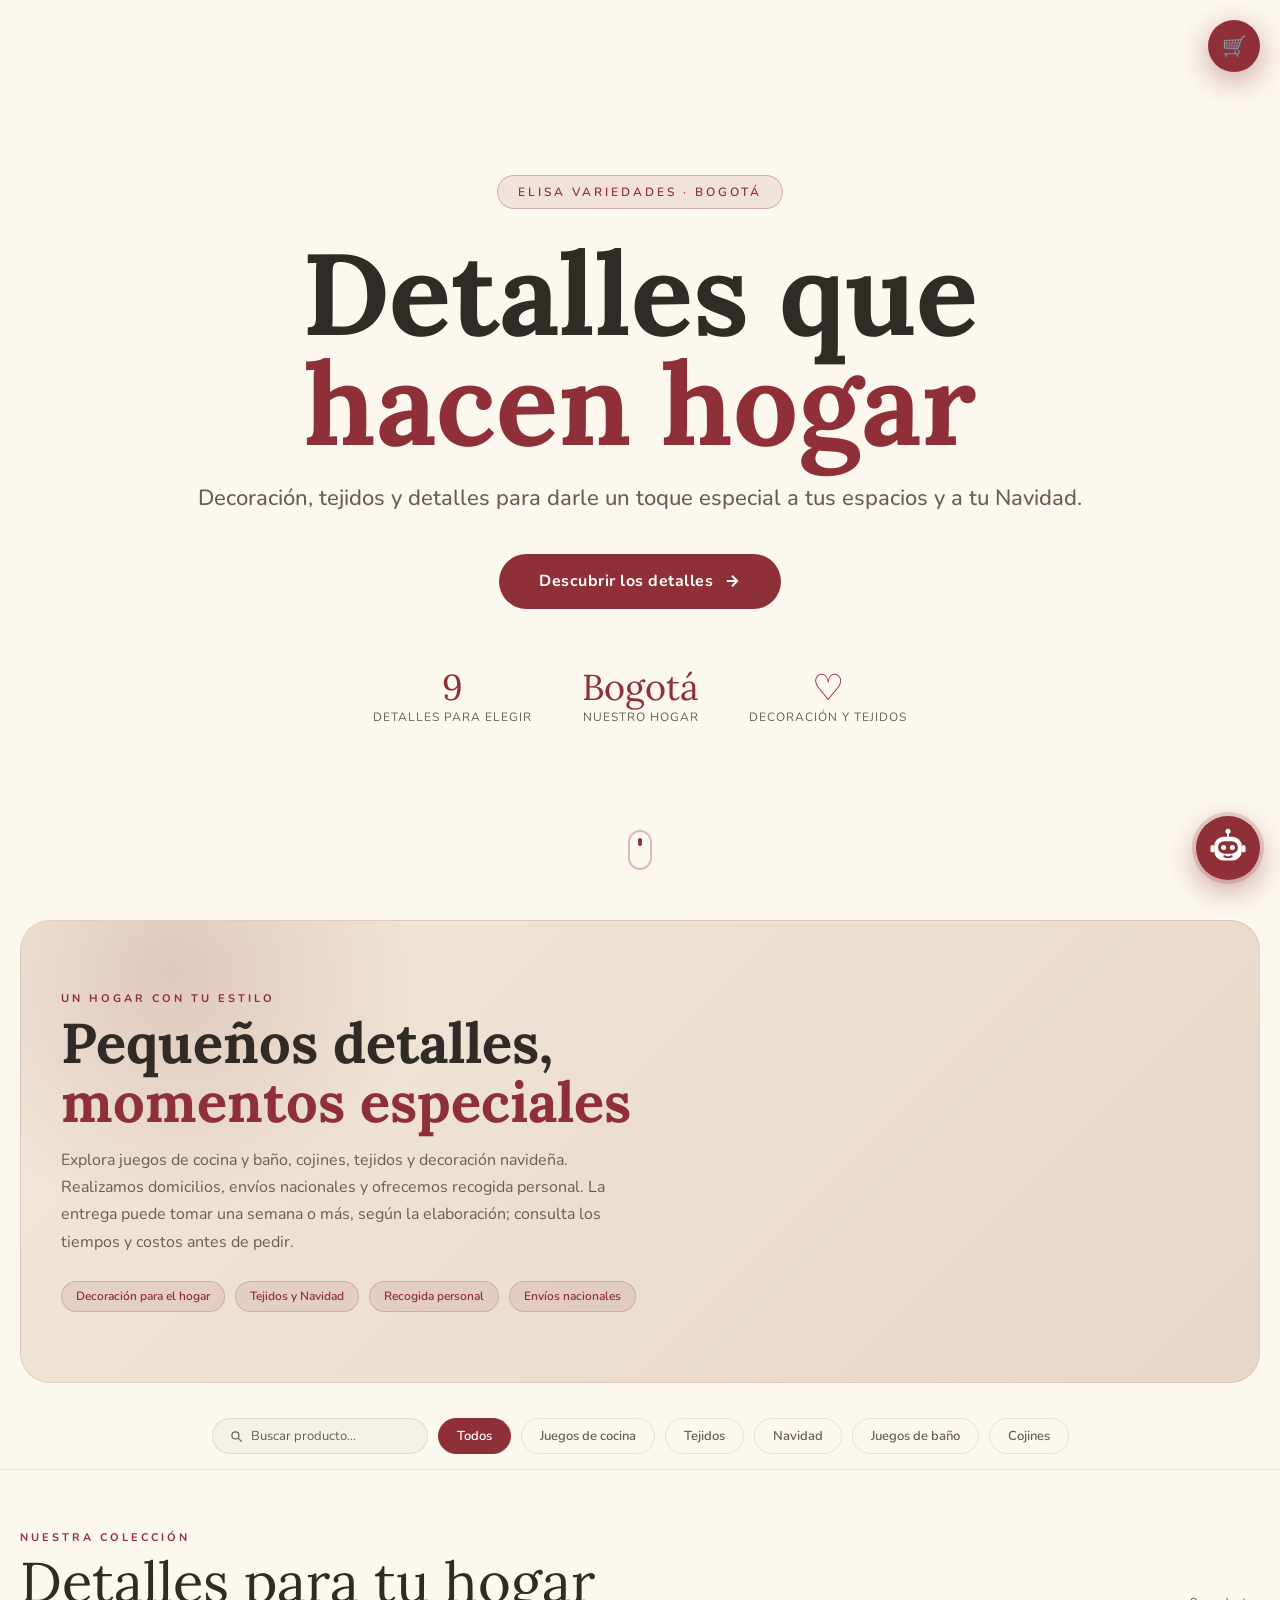
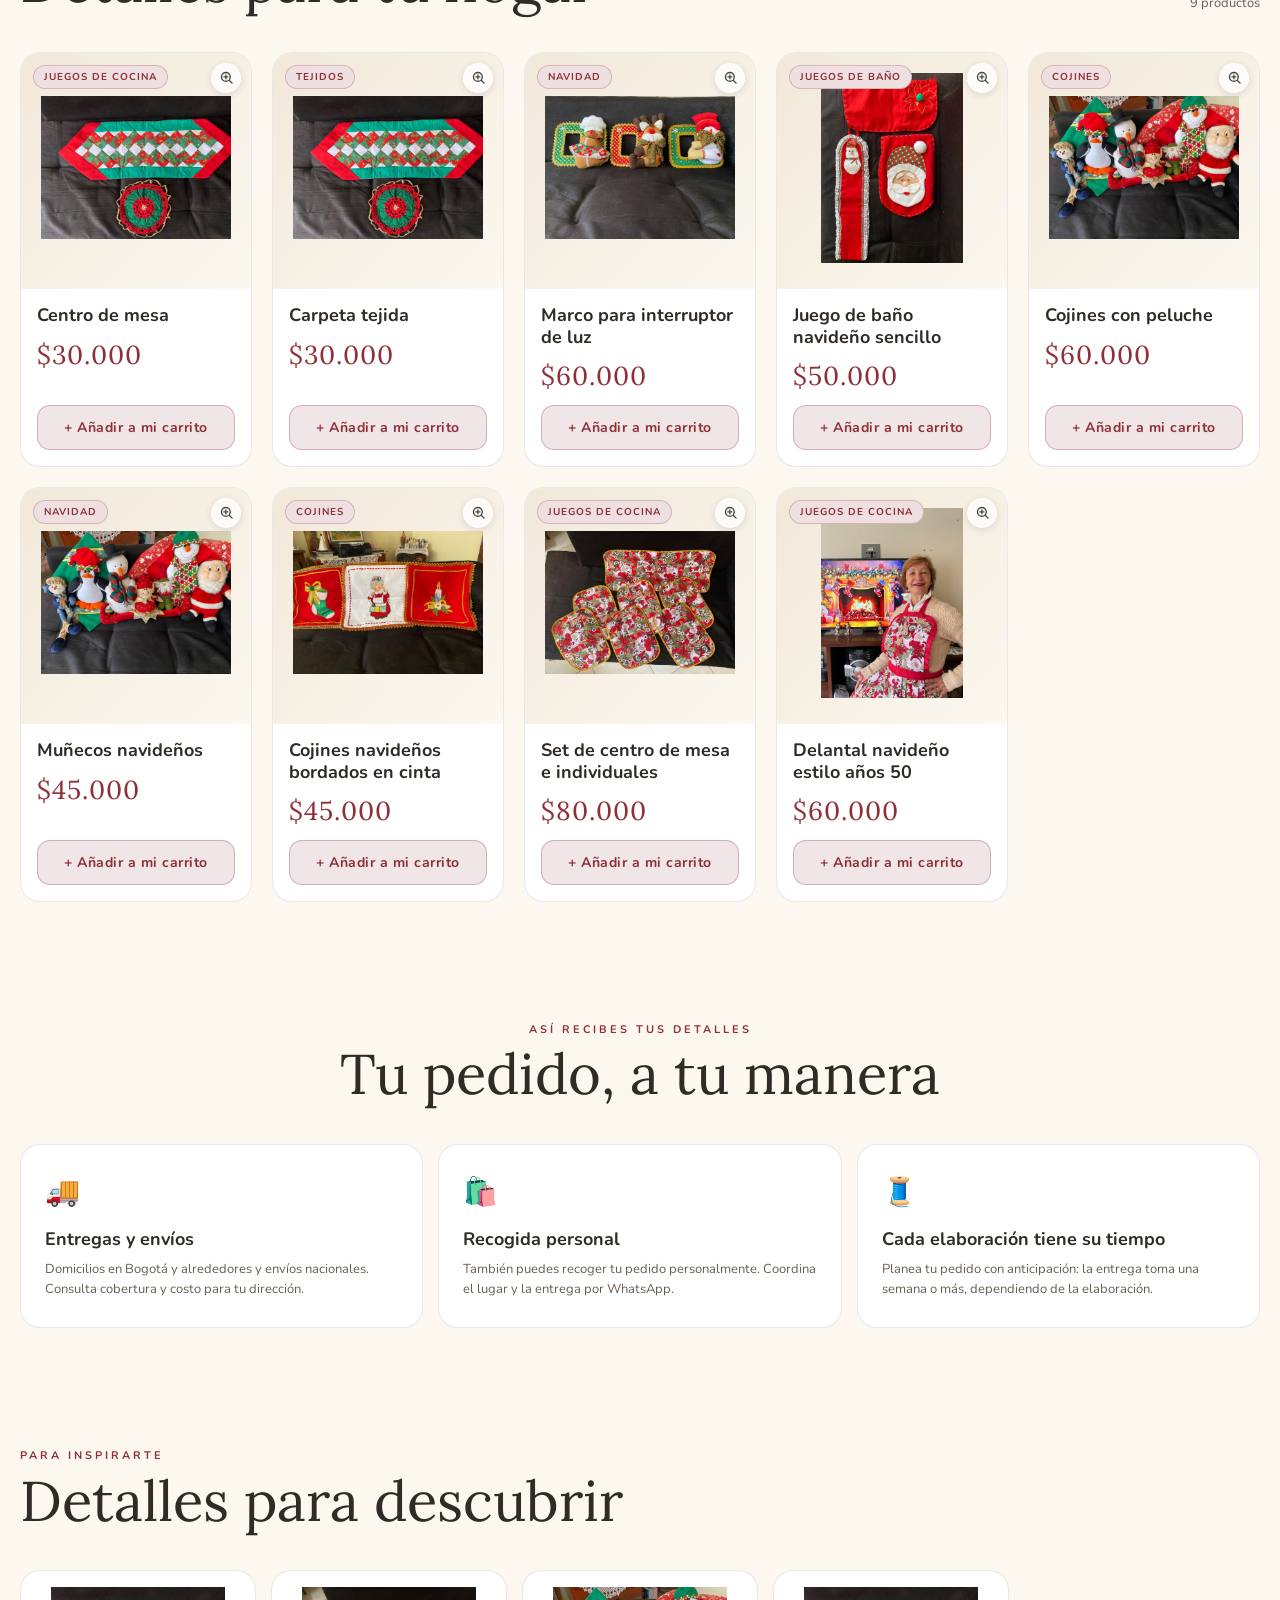
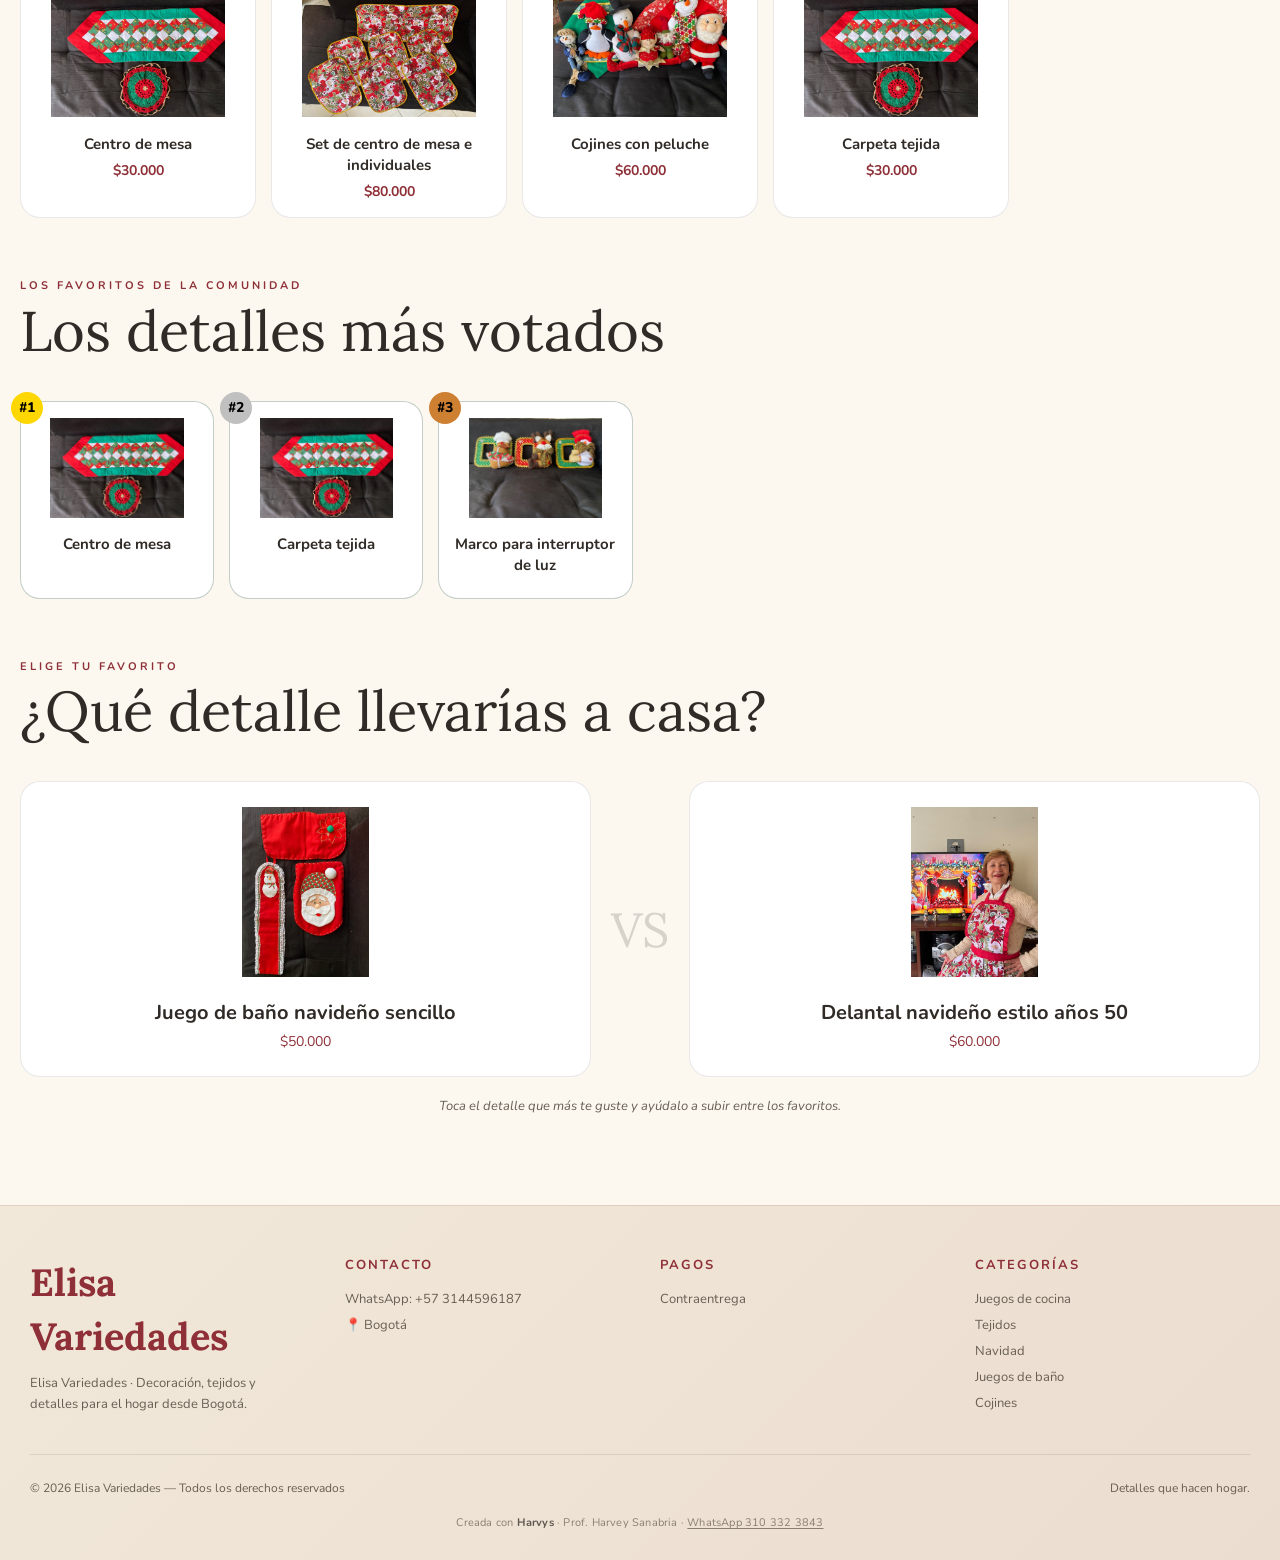
<file: index.html>
<!DOCTYPE html>
<!-- Tienda generada con Harvys, asistente de e-commerce creado por el Profesor Harvey Sanabria -->
<html lang="es">
<head>
<meta charset="UTF-8">
<meta name="viewport" content="width=device-width, initial-scale=1.0">
<title>Elisa Variedades — Detalles que hacen hogar.</title>
<meta name="description" content="Decoración para el hogar y Navidad, juegos de baño y cocina, cojines, cubrelechos, cuadros, tejidos guatemaltecos y en cinta, y bisutería.">
<meta name="generator" content="Harvys — asistente de e-commerce del Profesor Harvey Sanabria">

<link rel="preconnect" href="https://fonts.googleapis.com">
<link rel="preconnect" href="https://fonts.gstatic.com" crossorigin>
<link href="https://fonts.googleapis.com/css2?family=Lora&display=swap" rel="stylesheet">
<link href="https://fonts.googleapis.com/css2?family=Nunito:wght@400;600;700&display=swap" rel="stylesheet">
<link rel="stylesheet" href="styles.css">
</head>
<body class="anim-baja tarj-elevadas modo-claro">

<!-- MODAL PAGO -->
<div class="modal-overlay" id="modal-pago" onclick="modalClickFuera(event)">
  <div class="modal">
    <div class="modal-handle"></div>
    <div class="modal-head"><h3>Confirmar pago</h3><button class="modal-cerrar" onclick="cerrarModal()" aria-label="Cerrar">✕</button></div>
    <div class="modal-body">
      <div class="modal-total"><span class="tl">Total a pagar</span><span class="tm" id="modal-total-monto">$0</span></div>
      <div class="pago-metodos" id="pago-metodos"></div>
      <div class="pago-datos" id="pago-datos">
        <div class="pd-label">Transferir a este número</div>
        <div class="pd-numero" id="pd-numero"></div>
        <div class="pd-nombre" id="pd-nombre"></div>
        <button class="btn-copiar" onclick="copiarNumero()">📋 Copiar número</button>
      </div>
      <div class="pasos">
        <div class="paso"><div class="paso-num">1</div><div class="paso-txt" id="paso-1"></div></div>
        <div class="paso"><div class="paso-num">2</div><div class="paso-txt">Toca <strong>"Confirmar y enviar"</strong> — se abre WhatsApp con tu pedido</div></div>
        <div class="paso"><div class="paso-num">3</div><div class="paso-txt" id="paso-3"></div></div>
      </div>
    </div>
    <div class="modal-foot">
      <a href="#" target="_blank" rel="noopener" class="btn-wsp" onclick="return prepararWsp(this)">✅ Confirmar y enviar por WhatsApp</a>
      <button class="btn-seguir" onclick="cerrarModal()">← Seguir comprando</button>
    </div>
  </div>
</div>

<div class="overlay" id="overlay" onclick="cerrarCarrito()"></div>

<!-- VISOR DE FOTOS -->
<div class="visor" id="visor" role="dialog" aria-modal="true" aria-label="Foto del producto">
  <figure class="visor-caja">
    <button class="visor-cerrar" aria-label="Cerrar">✕</button>
    <div class="visor-foto" id="visor-foto"><img id="visor-img" alt=""></div>
    <figcaption><strong id="visor-nombre"></strong><span id="visor-precio"></span></figcaption>
    <div class="visor-ayuda">Toca o haz clic en la foto para ampliarla más</div>
  </figure>
</div>

<button class="carrito-fab" onclick="toggleCarrito()" id="fab" aria-label="Abrir carrito">🛒<span class="carrito-badge" id="badge">0</span></button>

<div class="carrito-panel" id="panel-carrito">
  <div class="panel-header"><h3>Tus detalles elegidos</h3><button class="btn-cerrar" onclick="cerrarCarrito()" aria-label="Cerrar carrito">✕</button></div>
  <ul id="lista-carrito"></ul>
  <div class="panel-footer">
    <div class="total-row"><span class="total-lbl">Total</span><span class="total-monto" id="total">$0</span></div>
    <div class="panel-btns"><button class="btn-vaciar" onclick="vaciarCarrito()">Vaciar</button><button class="btn-pagar" onclick="pagar()">Consultar pedido por WhatsApp</button></div>
  </div>
</div>

<!-- ASISTENTE DE LA TIENDA (responde con los datos de esta tienda) -->
<span class="as-aviso" id="as-aviso">¿Te ayudo? 👋</span>
<button class="as-burbuja" id="as-burbuja" aria-label="Abrir el asistente de la tienda"><svg class="as-robot" viewBox="0 0 64 64" aria-hidden="true">
      <line x1="32" y1="5" x2="32" y2="14" stroke="currentColor" stroke-width="3" stroke-linecap="round"/>
      <circle class="as-antena" cx="32" cy="5" r="4" fill="currentColor"/>
      <rect x="4" y="27" width="6" height="12" rx="3" fill="currentColor"/>
      <rect x="54" y="27" width="6" height="12" rx="3" fill="currentColor"/>
      <rect x="10" y="14" width="44" height="38" rx="15" fill="currentColor"/>
      <rect x="16" y="21" width="32" height="20" rx="10" fill="var(--as-cara)"/>
      <circle class="as-ojo" cx="25" cy="31" r="4" fill="currentColor"/>
      <circle class="as-ojo" cx="39" cy="31" r="4" fill="currentColor"/>
      <path d="M26 45q6 4 12 0" stroke="var(--as-cara)" stroke-width="3" fill="none" stroke-linecap="round"/>
    </svg></button>
<div class="as-panel" id="as-panel" role="dialog" aria-label="Eli">
  <div class="as-cabecera">
    <div class="as-avatar"><svg class="as-robot" viewBox="0 0 64 64" aria-hidden="true">
      <line x1="32" y1="5" x2="32" y2="14" stroke="currentColor" stroke-width="3" stroke-linecap="round"/>
      <circle class="as-antena" cx="32" cy="5" r="4" fill="currentColor"/>
      <rect x="4" y="27" width="6" height="12" rx="3" fill="currentColor"/>
      <rect x="54" y="27" width="6" height="12" rx="3" fill="currentColor"/>
      <rect x="10" y="14" width="44" height="38" rx="15" fill="currentColor"/>
      <rect x="16" y="21" width="32" height="20" rx="10" fill="var(--as-cara)"/>
      <circle class="as-ojo" cx="25" cy="31" r="4" fill="currentColor"/>
      <circle class="as-ojo" cx="39" cy="31" r="4" fill="currentColor"/>
      <path d="M26 45q6 4 12 0" stroke="var(--as-cara)" stroke-width="3" fill="none" stroke-linecap="round"/>
    </svg></div>
    <div><strong>Eli</strong><small><i></i> En línea</small></div>
    <button id="as-cerrar" aria-label="Cerrar el asistente">✕</button>
  </div>
  <div class="as-mensajes" id="as-mensajes"></div>
  <div class="as-chips" id="as-chips"></div>
  <form class="as-form" id="as-form">
    <input id="as-input" placeholder="Escribe tu pregunta…" autocomplete="off" aria-label="Tu pregunta">
    <button type="submit" aria-label="Enviar"><svg viewBox="0 0 24 24" width="18" height="18" fill="none" stroke="currentColor" stroke-width="2.4" stroke-linecap="round" stroke-linejoin="round"><path d="M12 19V5"/><path d="m5 12 7-7 7 7"/></svg></button>
  </form>
</div>

<header class="hero hero-centrado">
  <div class="hero-bg efecto-ninguno"></div>
  <div class="hero-content">
    <div>
      
      <div class="hero-badge">Elisa Variedades · Bogotá</div>
      <h1>Detalles que<span>hacen hogar</span></h1>
      <p class="hero-sub">Decoración, tejidos y detalles para darle un toque especial a tus espacios y a tu Navidad.</p>
      <a href="#catalogo" class="btn-hero">Descubrir los detalles
        <svg viewBox="0 0 24 24" fill="none" stroke="currentColor" stroke-width="2.5"><path d="M5 12h14M12 5l7 7-7 7"/></svg>
      </a>
      <div class="hero-stats"><div class="hero-stat"><div class="num">9</div><div class="lbl">Detalles para elegir</div></div><div class="hero-stat"><div class="num">Bogotá</div><div class="lbl">Nuestro hogar</div></div><div class="hero-stat"><div class="num">♡</div><div class="lbl">Decoración y tejidos</div></div></div>
    </div>
    </div>
  <div class="hero-scroll"><div></div></div>
</header>

<section class="banner-sec">
  <div class="banner-glow"></div>
  <div class="banner-content">
    <div class="sec-label">Un hogar con tu estilo</div>
    <h2>Pequeños detalles, <em>momentos especiales</em></h2>
    <p>Explora juegos de cocina y baño, cojines, tejidos y decoración navideña. Realizamos domicilios, envíos nacionales y ofrecemos recogida personal. La entrega puede tomar una semana o más, según la elaboración; consulta los tiempos y costos antes de pedir.</p>
    <div class="banner-chips"><span class="chip">Decoración para el hogar</span><span class="chip">Tejidos y Navidad</span><span class="chip">Recogida personal</span><span class="chip">Envíos nacionales</span></div>
  </div>
</section>

<div class="filtros-wrap" id="filtros-bar">
  <div class="busqueda-wrap">
    <svg viewBox="0 0 24 24" fill="none" stroke-width="2" stroke-linecap="round"><path d="M21 21l-4.35-4.35M17 11A6 6 0 1 1 5 11a6 6 0 0 1 12 0z"/></svg>
    <input type="text" id="buscador" placeholder="Buscar producto..." oninput="filtrarBusqueda()">
  </div>
</div>
<section class="catalogo-wrap" id="catalogo">
  <div class="catalogo-header">
    <div><div class="sec-label">Nuestra colección</div><div class="sec-title">Detalles para tu hogar</div></div>
    <div class="catalogo-count" id="cont-count"></div>
  </div>
  <div id="productos"></div>
</section>

<section class="beneficios-sec" id="beneficios">
  <div class="sec-centro"><div class="sec-label">Así recibes tus detalles</div><div class="sec-title">Tu pedido, a tu manera</div></div>
  <div class="beneficios-grid">
    <div class="bcard"><div class="bcard-icono">🚚</div><h3>Entregas y envíos</h3><p>Domicilios en Bogotá y alrededores y envíos nacionales. Consulta cobertura y costo para tu dirección.</p></div><div class="bcard"><div class="bcard-icono">🛍️</div><h3>Recogida personal</h3><p>También puedes recoger tu pedido personalmente. Coordina el lugar y la entrega por WhatsApp.</p></div><div class="bcard"><div class="bcard-icono">🧵</div><h3>Cada elaboración tiene su tiempo</h3><p>Planea tu pedido con anticipación: la entrega toma una semana o más, dependiendo de la elaboración.</p></div>
  </div>
</section>

<section class="recs-sec">
  <div class="sec-label">Para inspirarte</div>
  <div class="sec-title">Detalles para descubrir</div>
  <div class="recs-grid" id="recomendados"></div>
</section>

<section class="top-sec">
  <div class="sec-label">Los favoritos de la comunidad</div>
  <div class="sec-title">Los detalles más votados</div>
  <div class="top-grid" id="top"></div>
</section>

<section class="duelo-sec">
  <div class="sec-label">Elige tu favorito</div>
  <div class="sec-title">¿Qué detalle llevarías a casa?</div>
  <div class="duelo-arena" id="duelo"></div>
  <p class="duelo-info">Toca el detalle que más te guste y ayúdalo a subir entre los favoritos.</p>
</section>

<footer>
  <div class="footer-grid">
    <div class="footer-marca"><h3>Elisa Variedades</h3><p>Elisa Variedades · Decoración, tejidos y detalles para el hogar desde Bogotá.</p></div>
    <div class="footer-col"><h4>Contacto</h4><ul><li><a href="https://wa.me/573144596187" target="_blank" rel="noopener">WhatsApp: +57 3144596187</a></li><li>📍 Bogotá</li></ul></div>
    <div class="footer-col"><h4>Pagos</h4><ul><li>Contraentrega</li></ul></div>
    <div class="footer-col"><h4>Categorías</h4><ul><li>Juegos de cocina</li><li>Tejidos</li><li>Navidad</li><li>Juegos de baño</li><li>Cojines</li></ul></div>
  </div>
  <div class="footer-bottom">
    <span>© 2026 Elisa Variedades — Todos los derechos reservados</span>
    <span>Detalles que hacen hogar.</span>
  </div>
  <div class="footer-credito">
    Creada con <strong>Harvys</strong> · Prof. Harvey Sanabria ·
    <a href="https://wa.me/573103323843?text=Hola%20Profesor%20Harvey%2C%20vi%20una%20tienda%20creada%20con%20Harvys%20y%20quiero%20m%C3%A1s%20informaci%C3%B3n." target="_blank" rel="noopener">WhatsApp 310 332 3843</a>
  </div>
</footer>

<!-- Copia del proyecto para volver a abrirlo en Harvys (botón "Abrir"). No la borres. -->
<script type="application/json" id="harvys-proyecto">{"negocio":{"nombre":"Elisa Variedades","descripcion":"Decoración para el hogar y Navidad, juegos de baño y cocina, cojines, cubrelechos, cuadros, tejidos guatemaltecos y en cinta, y bisutería.","eslogan":"Detalles que hacen hogar.","ciudad":"Bogotá","cobertura":"Domicilios en Bogotá y alrededores y envíos nacionales. Destinos, costos y condiciones por confirmar. También puedes recoger tu pedido personalmente. Elaboración y entrega: una semana o más, según el producto.","whatsapp":"573144596187","instagram":"","facebook":"","tiktok":"","horarios":[],"logo":""},"tema":{"nombreEstilo":"Hogar delicado","modo":"claro","colores":{"primario":"#8F3038","textoSobrePrimario":"#FFFFFF","fondo":"#FCF8F0","fondoAlterno":"#F1E8D9","tarjeta":"#FFFFFF","texto":"#302B26","textoSuave":"#685E53","acento":"#365C45"},"fuentes":{"titulos":"Lora","cuerpo":"Nunito"},"titulosMayusculas":false,"radio":20,"animaciones":"baja","fondoEfecto":"ninguno","hero":"centrado","tarjetas":"elevadas"},"textos":{"heroEtiqueta":"Elisa Variedades · Bogotá","heroTitulo":"Detalles que","heroTituloResaltado":"hacen hogar","heroSubtitulo":"Decoración, tejidos y detalles para darle un toque especial a tus espacios y a tu Navidad.","heroBoton":"Descubrir los detalles","heroImagen":"","estadisticas":[{"valor":"{productos}","etiqueta":"Detalles para elegir"},{"valor":"Bogotá","etiqueta":"Nuestro hogar"},{"valor":"♡","etiqueta":"Decoración y tejidos"}],"bannerEtiqueta":"Un hogar con tu estilo","bannerTitulo":"Pequeños detalles,","bannerTituloResaltado":"momentos especiales","bannerTexto":"Explora juegos de cocina y baño, cojines, tejidos y decoración navideña. Realizamos domicilios, envíos nacionales y ofrecemos recogida personal. La entrega puede tomar una semana o más, según la elaboración; consulta los tiempos y costos antes de pedir.","chips":["Decoración para el hogar","Tejidos y Navidad","Recogida personal","Envíos nacionales"],"catalogoEtiqueta":"Nuestra colección","catalogoTitulo":"Detalles para tu hogar","botonAgregar":"+ Añadir a mi carrito","beneficiosEtiqueta":"Así recibes tus detalles","beneficiosTitulo":"Tu pedido, a tu manera","recomendadosEtiqueta":"Para inspirarte","recomendadosTitulo":"Detalles para descubrir","topEtiqueta":"Los favoritos de la comunidad","topTitulo":"Los detalles más votados","dueloEtiqueta":"Elige tu favorito","dueloTitulo":"¿Qué detalle llevarías a casa?","dueloInfo":"Toca el detalle que más te guste y ayúdalo a subir entre los favoritos.","testimoniosEtiqueta":"Experiencias compartidas","testimoniosTitulo":"Historias de nuestros clientes","horariosEtiqueta":"Hablemos de tu pedido","horariosTitulo":"Horarios de atención","footerTexto":"Elisa Variedades · Decoración, tejidos y detalles para el hogar desde Bogotá.","footerFrase":"Detalles que hacen hogar.","carritoTitulo":"Tus detalles elegidos","botonPagar":"Consultar pedido por WhatsApp"},"productos":[{"id":"elisa-01","nombre":"Centro de mesa","precio":30000,"categoria":"Juegos de cocina","imagen":"foto:7y078h","opciones":null,"destacado":false},{"id":"elisa-02","nombre":"Carpeta tejida","precio":30000,"categoria":"Tejidos","imagen":"foto:7y078h","opciones":null,"destacado":false},{"id":"elisa-03","nombre":"Marco para interruptor de luz","precio":60000,"categoria":"Navidad","imagen":"foto:l8pdb9","opciones":null,"destacado":false},{"id":"elisa-04","nombre":"Juego de baño navideño sencillo","precio":50000,"categoria":"Juegos de baño","imagen":"foto:w1tu31","opciones":null,"destacado":false},{"id":"elisa-05","nombre":"Cojines con peluche","precio":60000,"categoria":"Cojines","imagen":"foto:37c1pa","opciones":null,"destacado":false},{"id":"elisa-06","nombre":"Muñecos navideños","precio":45000,"categoria":"Navidad","imagen":"foto:37c1pa","opciones":null,"destacado":false},{"id":"elisa-07","nombre":"Cojines navideños bordados en cinta","precio":45000,"categoria":"Cojines","imagen":"foto:fx4qez","opciones":null,"destacado":false},{"id":"elisa-08","nombre":"Set de centro de mesa e individuales","precio":80000,"categoria":"Juegos de cocina","imagen":"foto:72k1lc","opciones":null,"destacado":false},{"id":"elisa-09","nombre":"Delantal navideño estilo años 50","precio":60000,"categoria":"Juegos de cocina","imagen":"foto:fzhlkn","opciones":null,"destacado":false}],"beneficios":[{"icono":"🚚","titulo":"Entregas y envíos","texto":"Domicilios en Bogotá y alrededores y envíos nacionales. Consulta cobertura y costo para tu dirección."},{"icono":"🛍️","titulo":"Recogida personal","texto":"También puedes recoger tu pedido personalmente. Coordina el lugar y la entrega por WhatsApp."},{"icono":"🧵","titulo":"Cada elaboración tiene su tiempo","texto":"Planea tu pedido con anticipación: la entrega toma una semana o más, dependiendo de la elaboración."}],"testimonios":[],"pagos":{"metodos":[{"nombre":"Contraentrega","icono":"💵","tipo":"contraentrega"}],"numeroTransferencia":"[POR COMPLETAR]","titular":"[POR COMPLETAR]","contraentregaDetalle":"Solo para clientes conocidos o recomendados, en Engativá y alrededores. Sin costo adicional por contraentrega. El dueño del negocio recibe el pago. Forma de cobro y otros medios de pago: [POR COMPLETAR]."},"backend":{"url":"https://script.google.com/macros/s/AKfycbwZ5o7m6CPdgkoqM-F_L7Sz-vpLHpxGvjxfhvhwvV_zlARAN6uUSLx1TJJFXhLNEEnx/exec"},"asistente":{"activo":true,"nombre":"Eli","saludo":"¡Hola! Soy Eli, tu asistente de Elisa Variedades. Te ayudo a descubrir detalles para tu hogar y consultar cómo hacer tu pedido."},"secciones":["banner","catalogo","beneficios","recomendados","top","duelo"],"personalizado":{"css":"","secciones":[]}}</script>
<script type="application/json" id="harvys-rutas">{"elisa-01":"img/centrodemesaycarpeta-7y078h.jpg","elisa-02":"img/centrodemesaycarpeta-7y078h.jpg","elisa-03":"img/marcoparainterruptordeluz-l8pdb9.jpg","elisa-04":"img/juegodebanonavidenosencillo-w1tu31.jpg","elisa-05":"img/cojinesymunecosnavidenos-37c1pa.jpg","elisa-06":"img/cojinesymunecosnavidenos-37c1pa.jpg","elisa-07":"img/cojinesnavidenosbordadosencinta-fx4qez.jpg","elisa-08":"img/setcentrodemesaeindividuales-72k1lc.jpg","elisa-09":"img/delantalnavidenoestiloanos50-fzhlkn.jpg"}</script>
<script src="script.js"></script>
</body>
</html>
</file>
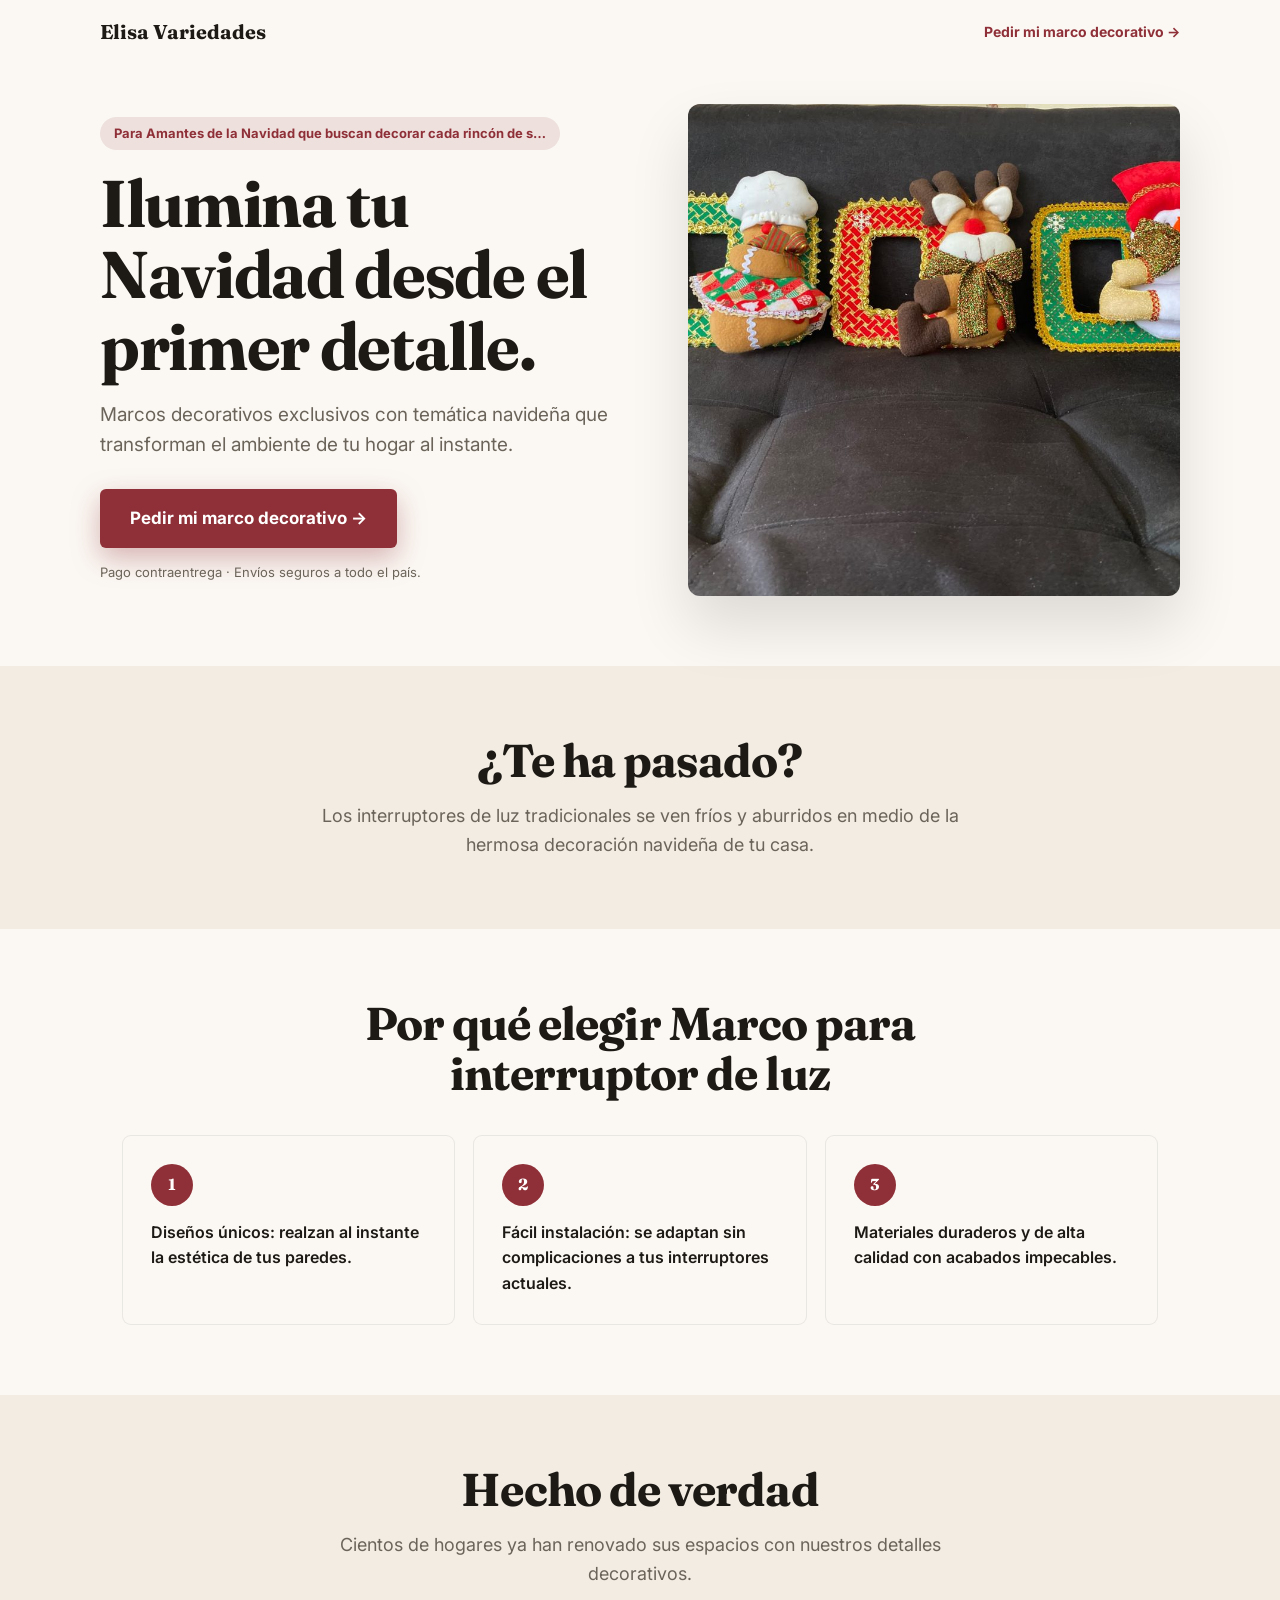
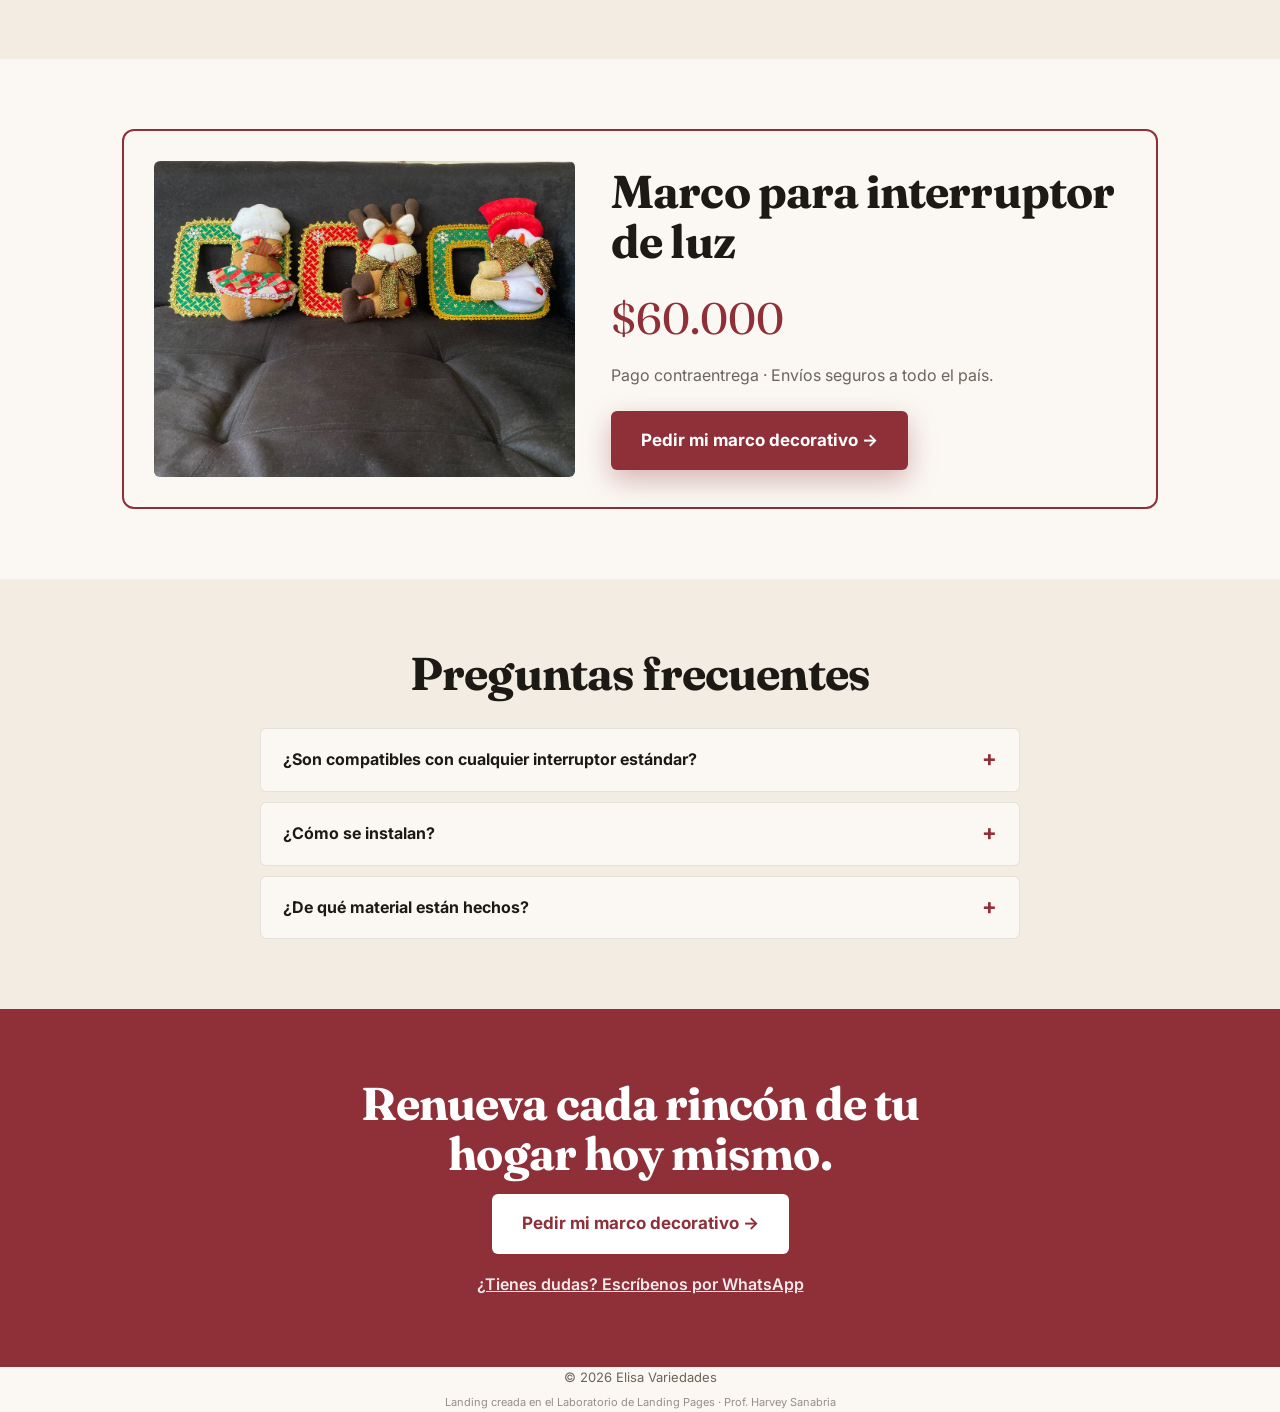
<file: elisavariedades.html>
<!DOCTYPE html>
<!-- Landing creada en el Laboratorio de Landing Pages · Profesor Harvey Sanabria -->
<html lang="es">
<head>
<meta charset="UTF-8">
<meta name="viewport" content="width=device-width, initial-scale=1.0">
<title>Marco para interruptor de luz · Elisa Variedades</title>
<meta name="description" content="Marcos decorativos exclusivos con temática navideña que transforman el ambiente de tu hogar al instante.">
<!-- Vista previa al compartir el enlace en redes y WhatsApp -->
<meta property="og:title" content="Ilumina tu Navidad desde el primer detalle.">
<meta property="og:description" content="Marcos decorativos exclusivos con temática navideña que transforman el ambiente de tu hogar al instante.">
<meta property="og:image" content="https://nataliarios3009-hub.github.io/Elisa-Variedades/img/marcoparainterruptordeluz-l8pdb9.jpg">
<link rel="preconnect" href="https://fonts.googleapis.com">
<link href="https://fonts.googleapis.com/css2?family=Fraunces:opsz,wght@9..144,600;9..144,800&family=Inter:wght@400;600;700&display=swap" rel="stylesheet">
<style>
:root{--c:#8f3038;--ct:#ffffff;--bg:#fbf8f3;--bg2:#f2ece2;--tx:#1d1a16;--tx2:#6b645a;--r:6px;--ft:'Fraunces',Georgia,serif;--fb:'Inter',system-ui,sans-serif}
*{box-sizing:border-box;margin:0;padding:0}
body{background:var(--bg);color:var(--tx);font-family:var(--fb);line-height:1.6}
img{max-width:100%;display:block}
.contenedor{max-width:1080px;margin:0 auto;padding:0 22px}
h1,h2{font-family:var(--ft);line-height:1.08;letter-spacing:-.02em}
.boton{display:inline-flex;align-items:center;gap:8px;background:var(--c);color:var(--ct);padding:16px 30px;border-radius:var(--r);font-weight:700;text-decoration:none;font-size:17px;box-shadow:0 10px 28px color-mix(in srgb,var(--c) 35%,transparent);transition:transform .2s}
.boton:hover{transform:translateY(-2px)}
/* Barra superior: solo la marca y el botón (sin menú que distraiga) */
.barra{display:flex;justify-content:space-between;align-items:center;padding:16px 0}
.barra strong{font-family:var(--ft);font-size:20px}
.barra a{color:var(--c);font-weight:700;text-decoration:none;font-size:14px}
/* 1. Hero */
.hero{display:grid;grid-template-columns:1.05fr .95fr;gap:44px;align-items:center;padding:40px 0 70px}
.etiqueta{display:inline-block;background:color-mix(in srgb,var(--c) 12%,transparent);color:var(--c);padding:6px 14px;border-radius:100px;font-size:13px;font-weight:700;margin-bottom:18px}
.hero h1{font-size:clamp(38px,5.6vw,66px);margin-bottom:18px}
.hero p{font-size:19px;color:var(--tx2);margin-bottom:28px;max-width:520px}
.micro{display:block;margin-top:14px;font-size:13px;color:var(--tx2)}
.foto-hero{width:100%;aspect-ratio:1/1;object-fit:cover;border-radius:calc(var(--r) * 2);box-shadow:0 30px 60px rgba(0,0,0,.12);background:var(--bg2)}
.foto-vacia{display:grid;place-items:center;background:repeating-linear-gradient(45deg,var(--bg2),var(--bg2) 12px,color-mix(in srgb,var(--c) 8%,var(--bg2)) 12px,color-mix(in srgb,var(--c) 8%,var(--bg2)) 24px);color:var(--tx2);font-weight:600;text-align:center;padding:20px}
section{padding:70px 0}
.alterna{background:var(--bg2)}
.centro{text-align:center;max-width:720px;margin:0 auto}
section h2{font-size:clamp(30px,4vw,46px);margin-bottom:16px}
.centro p{font-size:18px;color:var(--tx2)}
/* 3. Beneficios */
.beneficios{display:grid;grid-template-columns:repeat(3,1fr);gap:18px;margin-top:36px}
.beneficio{background:var(--bg);border-radius:calc(var(--r) * 1.5);padding:28px;border:1px solid color-mix(in srgb,var(--tx) 8%,transparent)}
.beneficio b{display:grid;place-items:center;width:42px;height:42px;border-radius:50%;background:var(--c);color:var(--ct);margin-bottom:14px;font-family:var(--ft)}
.beneficio p{font-size:16px;font-weight:600}
/* 5. Oferta */
.oferta{display:grid;grid-template-columns:.9fr 1.1fr;gap:36px;align-items:center;background:var(--bg);border-radius:calc(var(--r) * 2);padding:30px;border:2px solid var(--c)}
.foto-oferta{width:100%;aspect-ratio:4/3;object-fit:cover;border-radius:var(--r);background:var(--bg2)}
.precio{font-family:var(--ft);font-size:44px;color:var(--c);margin:6px 0 10px}
.condiciones{color:var(--tx2);margin-bottom:22px}
/* 6. Preguntas frecuentes */
.faq{max-width:760px;margin:30px auto 0;display:grid;gap:10px}
details{background:var(--bg);border-radius:var(--r);padding:18px 22px;border:1px solid color-mix(in srgb,var(--tx) 10%,transparent)}
summary{font-weight:700;cursor:pointer;list-style:none;display:flex;justify-content:space-between}
summary::after{content:'+';color:var(--c);font-size:22px;line-height:1}
details[open] summary::after{content:'–'}
details p{margin-top:10px;color:var(--tx2)}
/* 7. Cierre */
.cierre{background:var(--c);color:var(--ct);text-align:center}
.cierre .boton{background:var(--ct);color:var(--c);box-shadow:none}
.cierre a.secundario{display:block;margin-top:18px;color:var(--ct);opacity:.9;font-weight:600}
footer{padding:28px 0 90px;text-align:center;font-size:13px;color:var(--tx2)}
footer small{display:block;margin-top:6px;font-size:11px;opacity:.7}
/* Botón fijo en celular */
.cta-movil{display:none}
@media(max-width:780px){
  .hero,.oferta{grid-template-columns:1fr}
  .hero{padding:16px 0 50px;gap:26px}
  .beneficios{grid-template-columns:1fr}
  section{padding:54px 0}
  .cta-movil{display:block;position:fixed;left:12px;right:12px;bottom:12px;text-align:center;justify-content:center;z-index:10}
}
</style>
</head>
<body>
<div class="contenedor barra"><strong>Elisa Variedades</strong><a href="https://nataliarios3009-hub.github.io/Elisa-Variedades/?utm_source=landing&amp;utm_medium=barra&amp;utm_campaign=marco-para-interruptor-de-luz">Pedir mi marco decorativo →</a></div>

<!-- 1. HERO: promesa + llamado a la acción -->
<header class="contenedor hero">
  <div>
    <span class="etiqueta">Para Amantes de la Navidad que buscan decorar cada rincón de s…</span>
    <h1>Ilumina tu Navidad desde el primer detalle.</h1>
    <p>Marcos decorativos exclusivos con temática navideña que transforman el ambiente de tu hogar al instante.</p>
    <a class="boton" href="https://nataliarios3009-hub.github.io/Elisa-Variedades/?utm_source=landing&amp;utm_medium=hero&amp;utm_campaign=marco-para-interruptor-de-luz">Pedir mi marco decorativo →</a>
    <span class="micro">Pago contraentrega · Envíos seguros a todo el país.</span>
  </div>
  <img class="foto-hero" src="https://nataliarios3009-hub.github.io/Elisa-Variedades/img/marcoparainterruptordeluz-l8pdb9.jpg" alt="Marco para interruptor de luz">
</header>

<!-- 2. EL PROBLEMA -->
<section class="alterna"><div class="contenedor centro">
  <h2>¿Te ha pasado?</h2>
  <p>Los interruptores de luz tradicionales se ven fríos y aburridos en medio de la hermosa decoración navideña de tu casa.</p>
</div></section>

<!-- 3. BENEFICIOS -->
<section><div class="contenedor">
  <div class="centro"><h2>Por qué elegir Marco para interruptor de luz</h2></div>
  <div class="beneficios">
    <div class="beneficio"><b>1</b><p>Diseños únicos: realzan al instante la estética de tus paredes.</p></div>
    <div class="beneficio"><b>2</b><p>Fácil instalación: se adaptan sin complicaciones a tus interruptores actuales.</p></div>
    <div class="beneficio"><b>3</b><p>Materiales duraderos y de alta calidad con acabados impecables.</p></div>
  </div>
</div></section>

<!-- 4. CONFIANZA -->
<section class="alterna"><div class="contenedor centro">
  <h2>Hecho de verdad</h2>
  <p>Cientos de hogares ya han renovado sus espacios con nuestros detalles decorativos.</p>
</div></section>

<!-- 5. LA OFERTA -->
<section><div class="contenedor">
  <div class="oferta">
    <img class="foto-oferta" src="https://nataliarios3009-hub.github.io/Elisa-Variedades/img/marcoparainterruptordeluz-l8pdb9.jpg" alt="Marco para interruptor de luz">
    <div>
      <h2>Marco para interruptor de luz</h2>
      <p class="precio">$60.000</p>
      <p class="condiciones">Pago contraentrega · Envíos seguros a todo el país.</p>
      <a class="boton" href="https://nataliarios3009-hub.github.io/Elisa-Variedades/?utm_source=landing&amp;utm_medium=oferta&amp;utm_campaign=marco-para-interruptor-de-luz">Pedir mi marco decorativo →</a>
    </div>
  </div>
</div></section>

<!-- 6. PREGUNTAS FRECUENTES -->
<section class="alterna"><div class="contenedor">
  <div class="centro"><h2>Preguntas frecuentes</h2></div>
  <div class="faq">
    <details><summary>¿Son compatibles con cualquier interruptor estándar?</summary><p>Sí, nuestros marcos están diseñados con medidas estándar para adaptarse sin problemas a la gran mayoría de interruptores y tomacorrientes convencionales del mercado.</p></details>
    <details><summary>¿Cómo se instalan?</summary><p>La instalación es sumamente sencilla y rápida. No necesitas hacer huecos en la pared ni contratar a un experto; la mayoría de los modelos vienen listos para colocarse sobre la placa existente o incluyen un sistema adhesivo de alta resistencia.</p></details>
    <details><summary>¿De qué material están hechos?</summary><p>Están fabricados con materiales duraderos, de alta calidad y con acabados impecables que garantizan una larga vida útil y un toque elegante en tus espacios.</p></details>
  </div>
</div></section>

<!-- 7. CIERRE -->
<section class="cierre"><div class="contenedor centro">
  <h2>Renueva cada rincón de tu hogar hoy mismo.</h2>
  <a class="boton" href="https://nataliarios3009-hub.github.io/Elisa-Variedades/?utm_source=landing&amp;utm_medium=cierre&amp;utm_campaign=marco-para-interruptor-de-luz">Pedir mi marco decorativo →</a>
  <a class="secundario" href="https://wa.me/573144596187?text=Hola%20Elisa%20Variedades%2C%20tengo%20una%20pregunta%20sobre%20Marco%20para%20interruptor%20de%20luz.">¿Tienes dudas? Escríbenos por WhatsApp</a>
</div></section>

<footer class="contenedor">© 2026 Elisa Variedades<small>Landing creada en el Laboratorio de Landing Pages · Prof. Harvey Sanabria</small></footer>
<a class="boton cta-movil" href="https://nataliarios3009-hub.github.io/Elisa-Variedades/?utm_source=landing&amp;utm_medium=movil&amp;utm_campaign=marco-para-interruptor-de-luz">Pedir mi marco decorativo →</a>
</body>
</html>
</file>
<file: styles.css>
/* ===== ELISA VARIEDADES — ESTILOS =====
   Colores, fuentes y formas de la tienda: cambia las variables de :root
   y se actualiza todo el sitio.
   Generado con Harvys — Profesor Harvey Sanabria. */
:root{
  --p:#8F3038;--p-txt:#FFFFFF;--acc:#365C45;
  --bg:#FCF8F0;--bg2:#F1E8D9;--card:#FFFFFF;
  --tx:#302B26;--tx2:#685E53;
  --linea:rgba(0,0,0,.09);
  --suave:rgba(0,0,0,.03);
  --sombra:rgba(30,30,60,.14);
  --r:20px;--rp:100px;
  --ft:'Lora',sans-serif;
  --fb:'Nunito',system-ui,sans-serif;
  --tt:none;
  --ls:0px;
  --hero-size:clamp(48px,9vw,120px);
}

*{box-sizing:border-box;margin:0;padding:0}
html{scroll-behavior:smooth;background:var(--bg)}
body{background:var(--bg);color:var(--tx);font-family:var(--fb);max-width:1300px;margin:0 auto;overflow-x:hidden;line-height:1.4}
img{max-width:100%}
a{color:inherit}
.titulo-fuente{font-family:var(--ft);text-transform:var(--tt)}

/* ===== HERO ===== */
header.hero{position:relative;display:flex;align-items:center;justify-content:center;text-align:center;overflow:hidden;background:var(--bg)}
.hero-centrado{min-height:100vh}
.hero-compacto{min-height:62vh}
.hero-dividido{min-height:88vh}
.hero-bg{position:absolute;inset:0;pointer-events:none}
.efecto-brillo,.efecto-cuadricula,.efecto-puntos{background:radial-gradient(ellipse 80% 60% at 50% 40%,color-mix(in srgb,var(--p) 14%,transparent) 0%,transparent 70%),radial-gradient(ellipse 40% 40% at 20% 80%,color-mix(in srgb,var(--acc) 8%,transparent) 0%,transparent 60%)}
.efecto-cuadricula::after{content:'';position:absolute;inset:0;background-image:linear-gradient(color-mix(in srgb,var(--p) 6%,transparent) 1px,transparent 1px),linear-gradient(90deg,color-mix(in srgb,var(--p) 6%,transparent) 1px,transparent 1px);background-size:60px 60px}
.efecto-puntos::after{content:'';position:absolute;inset:0;background-image:radial-gradient(color-mix(in srgb,var(--p) 22%,transparent) 1.5px,transparent 1.5px);background-size:26px 26px}
.hero-content{position:relative;z-index:2;padding:40px 20px;width:100%}
.hero-logo{max-height:90px;margin-bottom:20px;border-radius:var(--r)}
.hero-badge{display:inline-block;background:color-mix(in srgb,var(--p) 10%,transparent);border:1px solid color-mix(in srgb,var(--p) 30%,transparent);color:var(--p);font-size:12px;font-weight:600;letter-spacing:3px;text-transform:uppercase;padding:8px 20px;border-radius:var(--rp);margin-bottom:30px;animation:fadeUp .8s ease both}
.hero h1{font-family:var(--ft);text-transform:var(--tt);font-size:var(--hero-size);line-height:.95;letter-spacing:var(--ls);color:var(--tx);animation:fadeUp .9s ease .1s both}
.hero h1 span{color:var(--p);display:block}
.hero-sub{font-size:clamp(16px,2vw,22px);color:var(--tx2);margin:25px 0 40px;font-weight:500;animation:fadeUp 1s ease .2s both}
.btn-hero{display:inline-flex;align-items:center;gap:10px;background:var(--p);color:var(--p-txt);padding:16px 40px;text-decoration:none;font-weight:700;font-size:16px;border-radius:var(--rp);transition:all .3s;animation:fadeUp 1s ease .3s both;letter-spacing:.5px}
.btn-hero:hover{transform:scale(1.05);box-shadow:0 0 40px color-mix(in srgb,var(--p) 40%,transparent)}
.btn-hero svg{width:18px;height:18px;transition:transform .3s}
.btn-hero:hover svg{transform:translateX(4px)}
.hero-stats{display:flex;gap:50px;justify-content:center;margin-top:60px;animation:fadeUp 1s ease .4s both;flex-wrap:wrap}
.hero-stat .num{font-family:var(--ft);font-size:36px;color:var(--p);line-height:1}
.hero-stat .lbl{font-size:12px;color:var(--tx2);letter-spacing:1px;text-transform:uppercase;margin-top:4px}
.hero-scroll{position:absolute;bottom:30px;left:50%;transform:translateX(-50%);z-index:2;animation:scrollBounce 2s ease infinite}
.hero-scroll div{width:24px;height:40px;border:2px solid color-mix(in srgb,var(--p) 30%,transparent);border-radius:12px;position:relative}
.hero-scroll div::after{content:'';position:absolute;left:50%;top:6px;transform:translateX(-50%);width:4px;height:8px;background:var(--p);border-radius:2px;animation:scrollDot 2s ease infinite}
.hero-compacto .hero-scroll,.hero-dividido .hero-scroll{display:none}
.hero-dividido .hero-content{display:grid;grid-template-columns:1.1fr .9fr;gap:40px;align-items:center;text-align:left;max-width:1200px}
.hero-dividido .hero-stats{justify-content:flex-start}
.hero-img{width:100%;max-height:520px;object-fit:cover;border-radius:calc(var(--r) * 1.5);box-shadow:0 30px 60px var(--sombra);animation:fadeUp 1s ease .2s both}
@keyframes scrollBounce{0%,100%{opacity:1}50%{opacity:.4}}
@keyframes scrollDot{0%{top:6px;opacity:1}100%{top:20px;opacity:0}}

/* ===== FILTROS ===== */
.filtros-wrap{position:sticky;top:0;z-index:100;background:color-mix(in srgb,var(--bg) 90%,transparent);backdrop-filter:blur(20px);border-bottom:1px solid color-mix(in srgb,var(--p) 12%,transparent);padding:15px 20px;display:flex;align-items:center;gap:10px;flex-wrap:wrap;justify-content:center}
.filtros-wrap button{background:transparent;color:var(--tx2);border:1px solid var(--linea);padding:8px 18px;cursor:pointer;border-radius:var(--rp);font-family:var(--fb);font-weight:600;font-size:13px;transition:all .25s;white-space:nowrap}
.filtros-wrap button:hover,.filtros-wrap button.activo{background:var(--p);color:var(--p-txt);border-color:var(--p)}
.busqueda-wrap{display:flex;align-items:center;gap:8px;background:var(--suave);border:1px solid var(--linea);border-radius:var(--rp);padding:8px 16px}
.busqueda-wrap input{background:none;border:none;outline:none;color:var(--tx);font-family:var(--fb);font-size:13px;width:160px}
.busqueda-wrap input::placeholder{color:var(--tx2)}
.busqueda-wrap svg{width:14px;height:14px;flex-shrink:0;stroke:var(--tx2)}

/* ===== TÍTULOS DE SECCIÓN ===== */
.sec-label{font-size:11px;letter-spacing:3px;text-transform:uppercase;color:var(--p);margin-bottom:8px;font-weight:700}
.sec-title{font-family:var(--ft);text-transform:var(--tt);font-size:clamp(32px,5vw,56px);line-height:1.05;color:var(--tx);letter-spacing:var(--ls)}
.sec-centro{text-align:center}

/* ===== CATÁLOGO ===== */
.catalogo-wrap{padding:60px 20px}
.catalogo-header{display:flex;align-items:flex-end;justify-content:space-between;margin-bottom:40px;flex-wrap:wrap;gap:15px}
.catalogo-count{font-size:13px;color:var(--tx2)}
#productos{display:grid;grid-template-columns:repeat(auto-fill,minmax(230px,1fr));gap:20px}

/* ===== TARJETAS (base "elevadas") ===== */
.producto,.bcard,.rec-card,.top-card,.duelo-card,.testimonio{background:var(--card);border:1px solid var(--linea);border-radius:var(--r);transition:all .35s ease}
.producto{overflow:hidden;position:relative;display:flex;flex-direction:column}
.producto:hover{transform:translateY(-6px);border-color:color-mix(in srgb,var(--p) 30%,transparent);box-shadow:0 20px 50px var(--sombra)}
.tarj-planas .producto,.tarj-planas .bcard,.tarj-planas .rec-card,.tarj-planas .top-card,.tarj-planas .duelo-card,.tarj-planas .testimonio{border-color:transparent;box-shadow:none}
.tarj-borde .producto,.tarj-borde .bcard,.tarj-borde .rec-card,.tarj-borde .top-card,.tarj-borde .duelo-card,.tarj-borde .testimonio{background:transparent;border-color:color-mix(in srgb,var(--tx) 18%,transparent)}
.prod-img-wrap{position:relative;background:linear-gradient(135deg,var(--bg2),var(--bg));padding:20px;overflow:hidden;cursor:zoom-in}
.prod-lupa{position:absolute;top:10px;right:10px;z-index:2;width:30px;height:30px;border-radius:50%;background:color-mix(in srgb,var(--card) 85%,transparent);color:var(--tx);display:flex;align-items:center;justify-content:center;opacity:.85;transition:opacity .25s,transform .25s;pointer-events:none;box-shadow:0 2px 8px var(--sombra)}
.prod-lupa svg{width:15px;height:15px}
.prod-img-wrap:hover .prod-lupa{opacity:0;transform:scale(.8)}
.producto img{width:100%;height:190px;object-fit:contain;transition:transform .3s ease}
/* Lupa: al pasar el mouse la foto se amplía siguiendo el cursor */
@media (hover:hover){.prod-img-wrap:hover img{transform:scale(2)}}
.prod-cat{position:absolute;top:12px;left:12px;z-index:1;background:color-mix(in srgb,var(--p) 15%,var(--card));border:1px solid color-mix(in srgb,var(--p) 25%,transparent);color:var(--p);font-size:10px;font-weight:700;letter-spacing:1px;text-transform:uppercase;padding:4px 10px;border-radius:var(--rp)}
.prod-body{padding:16px;flex:1;display:flex;flex-direction:column;gap:10px}
.prod-nombre{font-size:18px;font-weight:700;color:var(--tx);line-height:1.2}
.prod-desc{font-size:13px;color:var(--tx2);line-height:1.4}
.prod-precio{font-family:var(--ft);font-size:26px;color:var(--p);letter-spacing:1px}
.tallas-label{font-size:11px;color:var(--tx2);text-transform:uppercase;letter-spacing:1px;margin-bottom:4px}
.select-talla{width:100%;padding:8px 12px;border-radius:calc(var(--r) / 2);border:1px solid var(--linea);background:var(--bg2);color:var(--tx);font-family:var(--fb);font-size:13px;cursor:pointer;outline:none;transition:border-color .25s}
.select-talla:focus{border-color:var(--p)}
.btn-agregar{margin-top:auto;width:100%;padding:12px;background:color-mix(in srgb,var(--p) 12%,transparent);border:1px solid color-mix(in srgb,var(--p) 30%,transparent);color:var(--p);border-radius:calc(var(--r) * .65);font-family:var(--fb);font-weight:700;font-size:14px;cursor:pointer;transition:all .25s;letter-spacing:.5px}
.btn-agregar:hover,.btn-agregar.agregado{background:var(--p);color:var(--p-txt);border-color:var(--p)}
.btn-agregar:disabled{opacity:.55;cursor:not-allowed;background:transparent;color:var(--tx2);border-color:var(--linea)}
.producto.agotado img{opacity:.45;filter:grayscale(.6)}
.prod-stock{font-size:12px;font-weight:700;color:#e0663d;margin-top:-6px}

/* ===== CARRITO ===== */
.carrito-fab{position:fixed;top:20px;right:20px;z-index:1000;background:var(--p);color:var(--p-txt);width:52px;height:52px;border-radius:50%;display:flex;align-items:center;justify-content:center;cursor:pointer;box-shadow:0 8px 30px color-mix(in srgb,var(--p) 45%,transparent);transition:all .3s;border:none;font-size:20px}
.carrito-fab:hover{transform:scale(1.1)}
.carrito-badge{position:absolute;top:-4px;right:-4px;background:#ff4444;color:#fff;width:20px;height:20px;border-radius:50%;font-size:11px;font-weight:700;align-items:center;justify-content:center;display:none}
.carrito-panel{position:fixed;top:0;right:-400px;width:380px;height:100vh;background:var(--bg2);border-left:1px solid color-mix(in srgb,var(--p) 15%,transparent);z-index:1001;transition:right .4s cubic-bezier(.25,.46,.45,.94);display:flex;flex-direction:column}
.carrito-panel.abierto{right:0}
.panel-header{padding:25px 20px 20px;border-bottom:1px solid var(--linea);display:flex;align-items:center;justify-content:space-between}
.panel-header h3{font-family:var(--ft);text-transform:var(--tt);font-size:28px;color:var(--tx);letter-spacing:var(--ls)}
.btn-cerrar,.modal-cerrar{background:var(--suave);border:1px solid var(--linea);color:var(--tx2);width:34px;height:34px;border-radius:50%;cursor:pointer;font-size:16px;display:flex;align-items:center;justify-content:center;transition:all .2s;flex-shrink:0}
.btn-cerrar:hover,.modal-cerrar:hover{background:rgba(255,100,100,.2);color:#ff6666}
#lista-carrito{flex:1;overflow-y:auto;padding:15px 20px;list-style:none;display:flex;flex-direction:column;gap:10px}
.carrito-item{background:var(--suave);border:1px solid var(--linea);border-radius:calc(var(--r) * .75);padding:12px;display:flex;align-items:center;gap:12px}
.carrito-item img{width:48px;height:48px;object-fit:contain;background:color-mix(in srgb,var(--p) 6%,transparent);border-radius:8px;flex-shrink:0}
.ci-info{flex:1;min-width:0}
.ci-nombre{font-size:13px;font-weight:600;color:var(--tx);white-space:nowrap;overflow:hidden;text-overflow:ellipsis}
.ci-detalle{font-size:11px;color:var(--tx2);margin-top:3px}
.ci-cantidad{display:flex;align-items:center;gap:8px;margin-top:6px}
.ci-cantidad button{width:22px;height:22px;border-radius:50%;background:color-mix(in srgb,var(--p) 12%,transparent);border:1px solid color-mix(in srgb,var(--p) 30%,transparent);color:var(--p);font-size:13px;font-weight:700;line-height:1;cursor:pointer;display:flex;align-items:center;justify-content:center}
.ci-cantidad button:hover{background:var(--p);color:var(--p-txt)}
.ci-cantidad span{font-size:13px;font-weight:700;color:var(--tx);min-width:14px;text-align:center}
.ci-precio{font-family:var(--ft);font-size:16px;color:var(--p);flex-shrink:0}
.btn-eliminar{background:none;border:none;color:rgba(255,100,100,.6);cursor:pointer;font-size:16px;flex-shrink:0;padding:2px}
.btn-eliminar:hover{color:#ff4444}
.panel-footer{padding:20px;border-top:1px solid var(--linea)}
.total-row{display:flex;justify-content:space-between;align-items:baseline;margin-bottom:15px}
.total-lbl{font-size:13px;color:var(--tx2);text-transform:uppercase;letter-spacing:1px}
.total-monto{font-family:var(--ft);font-size:32px;color:var(--p)}
.panel-btns{display:flex;gap:10px}
.btn-vaciar{flex:1;padding:13px;background:rgba(255,100,100,.1);border:1px solid rgba(255,100,100,.25);color:#e05555;border-radius:calc(var(--r) * .65);font-family:var(--fb);font-weight:700;font-size:13px;cursor:pointer}
.btn-pagar{flex:2;padding:13px;background:var(--p);border:none;color:var(--p-txt);border-radius:calc(var(--r) * .65);font-family:var(--fb);font-weight:700;font-size:13px;cursor:pointer}
.carrito-vacio{text-align:center;padding:40px 20px;color:var(--tx2);font-size:14px}
.carrito-vacio .icono{font-size:40px;margin-bottom:10px}
.overlay{position:fixed;inset:0;background:rgba(0,0,0,.55);z-index:1000;opacity:0;pointer-events:none;transition:opacity .4s}
.overlay.activo{opacity:1;pointer-events:all}

/* ===== BANNER ===== */
.banner-sec{margin:20px;border-radius:calc(var(--r) * 1.5);overflow:hidden;position:relative;padding:70px 40px;background:linear-gradient(135deg,var(--bg2),color-mix(in srgb,var(--p) 10%,var(--bg2)));border:1px solid color-mix(in srgb,var(--p) 12%,transparent)}
.banner-glow{position:absolute;width:500px;height:500px;background:radial-gradient(circle,color-mix(in srgb,var(--p) 16%,transparent),transparent 70%);top:-200px;left:-100px;pointer-events:none;animation:moverGlow 8s ease infinite alternate}
@keyframes moverGlow{from{transform:translate(0,0)}to{transform:translate(100px,80px)}}
.banner-content{position:relative;z-index:2;max-width:700px}
.banner-content h2{font-family:var(--ft);text-transform:var(--tt);font-size:clamp(32px,5vw,56px);line-height:1.05;color:var(--tx);margin-bottom:15px;letter-spacing:var(--ls)}
.banner-content h2 em{color:var(--p);font-style:normal}
.banner-content p{color:var(--tx2);font-size:16px;line-height:1.7;max-width:550px}
.banner-chips{display:flex;gap:10px;flex-wrap:wrap;margin-top:25px}
.chip{background:color-mix(in srgb,var(--p) 10%,transparent);border:1px solid color-mix(in srgb,var(--p) 22%,transparent);color:var(--p);font-size:12px;font-weight:600;padding:6px 14px;border-radius:var(--rp)}

/* ===== BENEFICIOS ===== */
.beneficios-sec,.recs-sec,.testimonios-sec,.horarios-sec,.seccion-personalizada{padding:60px 20px}
.beneficios-grid{display:grid;grid-template-columns:repeat(auto-fit,minmax(200px,1fr));gap:15px;margin-top:40px}
.bcard{padding:28px 24px;position:relative;overflow:hidden}
.bcard::before{content:'';position:absolute;top:0;left:0;right:0;height:2px;background:linear-gradient(90deg,transparent,var(--p),transparent);opacity:0;transition:opacity .3s}
.bcard:hover{transform:translateY(-4px)}
.bcard:hover::before{opacity:1}
.bcard-icono{font-size:28px;margin-bottom:15px}
.bcard h3{font-size:18px;font-weight:700;color:var(--tx);margin-bottom:8px}
.bcard p{font-size:13px;color:var(--tx2);line-height:1.5}

/* ===== RECOMENDADOS / TOP ===== */
.recs-grid{display:grid;grid-template-columns:repeat(auto-fill,minmax(200px,1fr));gap:15px;margin-top:40px}
.rec-card,.top-card{padding:16px;text-align:center;cursor:pointer}
.rec-card:hover{transform:translateY(-4px);box-shadow:0 10px 30px var(--sombra)}
.rec-card img{width:100%;height:130px;object-fit:contain;margin-bottom:10px}
.rec-card h4,.top-card h4{font-size:15px;font-weight:700;color:var(--tx);margin-bottom:6px}
.rec-precio{font-size:14px;color:var(--p);font-weight:700}
.top-sec{padding:0 20px 60px}
.top-grid{display:grid;grid-template-columns:repeat(auto-fill,minmax(180px,1fr));gap:15px;margin-top:40px}
.top-card{position:relative;border-color:color-mix(in srgb,var(--acc) 30%,transparent)}
.top-card:hover{transform:scale(1.04)}
.top-rank{position:absolute;top:-10px;left:-10px;width:32px;height:32px;background:gold;color:#000;border-radius:50%;font-weight:800;font-size:14px;display:flex;align-items:center;justify-content:center}
.top-card:nth-child(2) .top-rank{background:#c0c0c0}
.top-card:nth-child(3) .top-rank{background:#cd7f32}
.top-card img{width:100%;height:100px;object-fit:contain;margin-bottom:10px}

/* ===== DUELO ===== */
.duelo-sec{padding:0 20px 60px}
.duelo-arena{margin-top:40px;display:grid;grid-template-columns:1fr auto 1fr;gap:20px;align-items:center}
.duelo-card{padding:25px;text-align:center;cursor:pointer;position:relative;overflow:hidden}
.duelo-card:hover{transform:scale(1.04);border-color:color-mix(in srgb,var(--p) 45%,transparent);box-shadow:0 20px 50px var(--sombra)}
.duelo-card img{width:100%;max-height:170px;object-fit:contain;transition:transform .35s}
.duelo-nombre{font-size:20px;font-weight:700;color:var(--tx);margin-top:15px}
.duelo-precio{font-size:14px;color:var(--p);margin-top:5px}
.duelo-vs{font-family:var(--ft);font-size:48px;color:color-mix(in srgb,var(--tx) 18%,transparent);text-align:center}
.duelo-info{text-align:center;margin-top:20px;font-size:13px;color:var(--tx2);font-style:italic}

/* ===== TESTIMONIOS / HORARIOS ===== */
.testimonios-grid{display:grid;grid-template-columns:repeat(auto-fit,minmax(240px,1fr));gap:15px;margin-top:40px}
.testimonio{padding:24px}
.testimonio p{font-size:15px;color:var(--tx);line-height:1.6;margin-bottom:12px}
.testimonio p::before{content:'“';color:var(--p);font-size:28px;font-family:Georgia,serif;margin-right:4px}
.testimonio strong{font-size:13px;color:var(--p)}
.horarios-lista{list-style:none;margin-top:30px;display:grid;gap:10px;max-width:520px}
.horarios-lista li{background:var(--card);border:1px solid var(--linea);border-radius:calc(var(--r) * .75);padding:14px 18px;color:var(--tx)}

/* ===== FOOTER ===== */
footer{background:linear-gradient(135deg,var(--bg2),color-mix(in srgb,var(--p) 6%,var(--bg2)));border-top:1px solid color-mix(in srgb,var(--p) 12%,transparent);padding:50px 30px 30px;margin-top:30px}
.footer-grid{display:grid;grid-template-columns:repeat(auto-fit,minmax(200px,1fr));gap:40px;margin-bottom:40px}
.footer-marca h3{font-family:var(--ft);text-transform:var(--tt);font-size:38px;color:var(--p);letter-spacing:var(--ls);margin-bottom:10px}
.footer-marca p{font-size:13px;color:var(--tx2);line-height:1.6}
.footer-col h4{font-size:13px;font-weight:700;text-transform:uppercase;letter-spacing:2px;color:var(--p);margin-bottom:15px}
.footer-col ul{list-style:none;display:flex;flex-direction:column;gap:8px}
.footer-col li{font-size:13px;color:var(--tx2)}
.footer-col a{text-decoration:none;transition:color .2s}
.footer-col a:hover{color:var(--p)}
.footer-bottom{border-top:1px solid var(--linea);padding-top:25px;display:flex;justify-content:space-between;align-items:center;flex-wrap:wrap;gap:15px;font-size:12px;color:var(--tx2)}
.footer-credito{margin-top:18px;text-align:center;font-size:11px;color:var(--tx2);opacity:.75;letter-spacing:.2px}
.footer-credito strong{color:var(--tx)}
.footer-credito a{color:inherit;text-decoration:underline;text-underline-offset:2px}
.footer-credito a:hover{color:var(--p)}

/* ===== MODAL PAGO ===== */
.modal-overlay{position:fixed;inset:0;background:rgba(0,0,0,.75);z-index:2000;display:flex;align-items:flex-end;justify-content:center;opacity:0;pointer-events:none;transition:opacity .3s}
.modal-overlay.activo{opacity:1;pointer-events:all}
.modal{background:var(--bg2);border:1px solid color-mix(in srgb,var(--p) 22%,transparent);border-radius:24px 24px 0 0;width:100%;max-width:480px;max-height:90vh;display:flex;flex-direction:column;transform:translateY(100%);transition:transform .35s cubic-bezier(.25,.46,.45,.94)}
.modal-overlay.activo .modal{transform:translateY(0)}
.modal-handle{width:40px;height:4px;background:var(--linea);border-radius:2px;margin:12px auto 0;flex-shrink:0}
.modal-head{padding:16px 20px 12px;display:flex;align-items:center;justify-content:space-between;border-bottom:1px solid var(--linea);flex-shrink:0}
.modal-head h3{font-family:var(--ft);text-transform:var(--tt);font-size:26px;color:var(--tx);letter-spacing:var(--ls)}
.modal-body{flex:1;overflow-y:auto;padding:16px 20px;display:flex;flex-direction:column;gap:14px}
.modal-total{display:flex;justify-content:space-between;align-items:center;background:color-mix(in srgb,var(--p) 7%,transparent);border:1px solid color-mix(in srgb,var(--p) 15%,transparent);border-radius:12px;padding:12px 16px}
.modal-total .tl{font-size:12px;color:var(--tx2);text-transform:uppercase;letter-spacing:1px}
.modal-total .tm{font-family:var(--ft);font-size:30px;color:var(--p)}
.pago-metodos{display:flex;gap:8px;flex-wrap:wrap}
.pago-metodo{flex:1;min-width:80px;background:var(--suave);border:1px solid var(--linea);border-radius:12px;padding:12px 8px;text-align:center;cursor:pointer;transition:all .25s}
.pago-metodo:hover,.pago-metodo.sel{background:color-mix(in srgb,var(--p) 12%,transparent);border-color:color-mix(in srgb,var(--p) 45%,transparent)}
.pm-icono{font-size:20px;margin-bottom:4px}
.pm-nombre{font-size:11px;font-weight:700;color:var(--tx)}
.pago-datos{background:color-mix(in srgb,var(--p) 6%,transparent);border:1px solid color-mix(in srgb,var(--p) 15%,transparent);border-radius:12px;padding:14px;text-align:center}
.pd-label{font-size:10px;color:var(--tx2);letter-spacing:1px;text-transform:uppercase;margin-bottom:6px}
.pd-numero{font-family:var(--ft);font-size:30px;letter-spacing:3px;color:var(--p)}
.pd-nombre{font-size:12px;color:var(--tx2)}
.btn-copiar{background:color-mix(in srgb,var(--p) 12%,transparent);border:1px solid color-mix(in srgb,var(--p) 25%,transparent);color:var(--p);padding:5px 14px;border-radius:100px;font-family:var(--fb);font-size:11px;font-weight:700;cursor:pointer;margin-top:8px}
.pasos{display:flex;flex-direction:column;gap:6px}
.paso{display:flex;align-items:center;gap:10px;background:var(--suave);border-radius:10px;padding:10px 12px}
.paso-num{width:22px;height:22px;border-radius:50%;background:color-mix(in srgb,var(--p) 15%,transparent);border:1px solid color-mix(in srgb,var(--p) 30%,transparent);color:var(--p);font-size:11px;font-weight:700;display:flex;align-items:center;justify-content:center;flex-shrink:0}
.paso-txt{font-size:12px;color:var(--tx2);line-height:1.4}
.paso-txt strong{color:var(--tx)}
.modal-foot{padding:12px 20px 20px;border-top:1px solid var(--linea);display:flex;flex-direction:column;gap:8px;flex-shrink:0}
.btn-wsp{width:100%;padding:14px;background:var(--p);border:none;color:var(--p-txt);border-radius:12px;font-family:var(--fb);font-weight:700;font-size:15px;cursor:pointer;display:flex;align-items:center;justify-content:center;gap:8px;text-decoration:none}
.btn-seguir{width:100%;padding:11px;background:transparent;border:1px solid var(--linea);color:var(--tx2);border-radius:12px;font-family:var(--fb);font-weight:600;font-size:13px;cursor:pointer}

.fly-img{position:fixed;object-fit:contain;pointer-events:none;z-index:3000;transition:all .7s cubic-bezier(.25,.46,.45,.94);border-radius:8px}
@keyframes fadeUp{from{opacity:0;transform:translateY(20px)}to{opacity:1;transform:translateY(0)}}
.sin-resultados{grid-column:1/-1;text-align:center;padding:60px 20px;color:var(--tx2)}
.sin-resultados h3{font-family:var(--ft);font-size:32px;color:color-mix(in srgb,var(--tx) 18%,transparent);margin-bottom:8px}

/* ===== VISOR DE FOTOS ===== */
.visor{position:fixed;inset:0;z-index:2500;background:rgba(0,0,0,.85);display:flex;align-items:center;justify-content:center;padding:20px;opacity:0;pointer-events:none;transition:opacity .25s}
.visor.activo{opacity:1;pointer-events:all}
.visor-caja{position:relative;background:var(--card);border-radius:calc(var(--r) * 1.2);max-width:min(860px,100%);max-height:100%;display:flex;flex-direction:column;overflow:hidden;box-shadow:0 30px 80px rgba(0,0,0,.5)}
.visor-foto{overflow:hidden;background:#fff;cursor:zoom-in;display:flex;align-items:center;justify-content:center;min-height:0;flex:1}
.visor-foto img{display:block;max-width:100%;max-height:calc(100vh - 160px);object-fit:contain;transition:transform .3s ease}
.visor-foto.ampliada{cursor:zoom-out}
.visor-foto.ampliada img{transform:scale(2.2)}
.visor-caja figcaption{display:flex;justify-content:space-between;align-items:center;gap:14px;padding:14px 18px;border-top:1px solid var(--linea)}
.visor-caja figcaption strong{color:var(--tx);font-size:16px}
.visor-caja figcaption span{font-family:var(--ft);color:var(--p);font-size:22px;white-space:nowrap}
.visor-cerrar{position:absolute;top:10px;right:10px;z-index:2;width:36px;height:36px;border-radius:50%;border:none;background:rgba(0,0,0,.6);color:#fff;font-size:16px;cursor:pointer}
.visor-ayuda{font-size:11px;color:var(--tx2);padding:0 18px 12px;margin-top:-6px}

/* ===== ASISTENTE (burbuja con robot) ===== */
.as-burbuja{position:fixed;right:20px;bottom:20px;z-index:1200;width:64px;height:64px;border-radius:50%;border:none;background:var(--p);color:var(--p-txt);--as-cara:var(--p);cursor:pointer;display:flex;align-items:center;justify-content:center;box-shadow:0 10px 30px color-mix(in srgb,var(--p) 45%,transparent),0 0 0 4px color-mix(in srgb,var(--p) 18%,transparent);animation:asFlotar 3s ease-in-out infinite;transition:transform .25s}
.as-burbuja:hover{transform:scale(1.08)}
.as-burbuja.activa{animation:none;transform:scale(.92)}
.as-burbuja .as-robot{width:40px;height:40px}
.as-ojo{transform-box:fill-box;transform-origin:center;animation:asParpadeo 4s infinite}
.as-antena{animation:asBrillo 1.8s ease-in-out infinite}
.as-aviso{position:fixed;right:96px;bottom:38px;z-index:1200;display:none;background:var(--card);color:var(--tx);border:1px solid var(--linea);padding:8px 14px;border-radius:14px 14px 4px 14px;font-size:13px;font-weight:600;box-shadow:0 8px 24px var(--sombra);animation:fadeUp .4s ease both;pointer-events:none}
.as-panel{position:fixed;right:20px;bottom:98px;z-index:1200;width:370px;max-width:calc(100vw - 32px);height:540px;max-height:calc(100vh - 120px);background:var(--card);border:1px solid var(--linea);border-radius:max(var(--r),14px);display:flex;flex-direction:column;overflow:hidden;box-shadow:0 24px 60px var(--sombra);opacity:0;transform:translateY(16px) scale(.97);transform-origin:bottom right;pointer-events:none;transition:opacity .25s,transform .25s}
.as-panel.abierto{opacity:1;transform:none;pointer-events:all}
.as-cabecera{display:flex;align-items:center;gap:10px;padding:14px 16px;background:var(--p);color:var(--p-txt)}
.as-avatar{width:40px;height:40px;border-radius:50%;flex-shrink:0;background:color-mix(in srgb,var(--p-txt) 16%,transparent);color:var(--p-txt);--as-cara:var(--p);display:flex;align-items:center;justify-content:center}
.as-avatar .as-robot{width:27px;height:27px}
.as-cabecera strong{display:block;font-size:15px}
.as-cabecera small{display:flex;align-items:center;gap:5px;font-size:11px;opacity:.85}
.as-cabecera small i{width:7px;height:7px;border-radius:50%;background:#3ddc84;box-shadow:0 0 0 2px color-mix(in srgb,#3ddc84 35%,transparent)}
#as-cerrar{margin-left:auto;flex-shrink:0;width:30px;height:30px;border-radius:50%;border:none;cursor:pointer;background:color-mix(in srgb,var(--p-txt) 16%,transparent);color:var(--p-txt)}
.as-mensajes{flex:1;overflow-y:auto;padding:14px;display:flex;flex-direction:column;gap:8px;background:var(--bg2)}
.as-msg{max-width:86%;padding:9px 12px;border-radius:14px;font-size:13.5px;line-height:1.45;animation:fadeUp .25s ease both;word-wrap:break-word}
.as-bot{align-self:flex-start;background:var(--card);color:var(--tx);border:1px solid var(--linea);border-bottom-left-radius:4px}
.as-yo{align-self:flex-end;background:var(--p);color:var(--p-txt);border-bottom-right-radius:4px}
.as-msg a{color:var(--p);font-weight:700}
.as-prod{display:flex;gap:10px;align-items:center;margin-top:8px;padding:8px;background:var(--bg2);border-radius:10px}
.as-prod img{width:60px;height:60px;object-fit:contain;background:#fff;border-radius:8px;flex-shrink:0}
.as-prod strong{display:block;font-size:13px}
.as-prod span{display:block;color:var(--p);font-weight:800}
.as-prod small{display:block;font-size:11px;color:var(--tx2)}
.as-prod button{margin-top:6px;border:none;border-radius:8px;padding:5px 10px;background:var(--p);color:var(--p-txt);font-family:var(--fb);font-size:11px;font-weight:700;cursor:pointer}
.as-escribiendo{display:flex;gap:4px;padding:12px 14px}
.as-escribiendo i{width:7px;height:7px;border-radius:50%;background:var(--tx2);animation:asSalto 1s infinite}
.as-escribiendo i:nth-child(2){animation-delay:.15s}
.as-escribiendo i:nth-child(3){animation-delay:.3s}
.as-chips{display:flex;flex-wrap:wrap;gap:6px;padding:8px 12px 0;background:var(--card)}
.as-chips:empty{display:none}
.as-chips button{border:1px solid color-mix(in srgb,var(--p) 40%,transparent);background:transparent;color:var(--p);border-radius:100px;padding:5px 11px;font-family:var(--fb);font-size:12px;font-weight:600;cursor:pointer}
.as-chips button:hover{background:var(--p);color:var(--p-txt)}
.as-form{display:flex;gap:8px;padding:10px 12px 12px;background:var(--card)}
.as-form input{flex:1;min-width:0;border:1px solid var(--linea);background:var(--bg2);color:var(--tx);border-radius:100px;padding:10px 14px;font-family:var(--fb);font-size:13px;outline:none}
.as-form input:focus{border-color:var(--p)}
.as-form button{width:40px;height:40px;flex-shrink:0;border:none;border-radius:50%;background:var(--p);color:var(--p-txt);cursor:pointer;display:flex;align-items:center;justify-content:center}
@keyframes asFlotar{0%,100%{transform:translateY(0)}50%{transform:translateY(-5px)}}
@keyframes asParpadeo{0%,92%,100%{transform:scaleY(1)}96%{transform:scaleY(.1)}}
@keyframes asBrillo{0%,100%{opacity:1}50%{opacity:.45}}
@keyframes asSalto{0%,60%,100%{transform:translateY(0);opacity:.5}30%{transform:translateY(-4px);opacity:1}}
@media(max-width:768px){
  .as-burbuja{right:14px;bottom:14px;width:58px;height:58px}
  .as-burbuja .as-robot{width:36px;height:36px}
  .as-aviso{right:82px;bottom:30px}
  .as-panel{left:8px;right:8px;width:auto;max-width:none;bottom:84px;height:calc(100vh - 170px);height:calc(100dvh - 170px);max-height:none}
}

/* ===== NIVELES DE ANIMACIÓN ===== */
.anim-media .banner-glow{animation:none}
.anim-media .producto:hover,.anim-media .duelo-card:hover,.anim-media .top-card:hover{transform:translateY(-3px)}
.anim-baja *,.anim-baja *::before,.anim-baja *::after{animation:none!important}
.anim-baja .producto:hover,.anim-baja .bcard:hover,.anim-baja .rec-card:hover,.anim-baja .top-card:hover,.anim-baja .duelo-card:hover,.anim-baja .btn-hero:hover{transform:none}
.anim-baja .duelo-card:hover img{transform:none}

/* ===== RESPONSIVE ===== */
@media(max-width:768px){
  .hero-dividido .hero-content{grid-template-columns:1fr;text-align:center}
  .hero-dividido .hero-stats{justify-content:center}
  .hero-img{max-height:300px}
  .duelo-arena{grid-template-columns:1fr;gap:15px}
  .duelo-vs{font-size:32px}
  .hero-stats{gap:20px}
  .hero-stat .num{font-size:28px}
  .filtros-wrap{padding:10px 12px;gap:6px;overflow-x:auto;flex-wrap:nowrap;justify-content:flex-start}
  .filtros-wrap::-webkit-scrollbar{display:none}
  .filtros-wrap button{flex-shrink:0;font-size:12px;padding:7px 14px}
  .busqueda-wrap{flex-shrink:0}
  .busqueda-wrap input{width:90px}
  .banner-sec{padding:35px 20px;margin:12px}
  .carrito-panel{width:100vw;right:-100vw}
  .catalogo-wrap{padding:40px 15px}
  #productos{grid-template-columns:repeat(auto-fill,minmax(160px,1fr));gap:14px}
  .prod-img-wrap{padding:14px}
  .producto img{height:150px}
  .prod-nombre{font-size:15px}
  .prod-precio{font-size:22px}
  .beneficios-grid{grid-template-columns:1fr 1fr}
  .recs-grid{grid-template-columns:repeat(auto-fill,minmax(150px,1fr))}
  .top-grid{grid-template-columns:repeat(3,1fr)}
  .footer-grid{grid-template-columns:1fr 1fr;gap:25px}
  .btn-hero{padding:13px 28px;font-size:14px}
}
@media(max-width:420px){
  #productos{grid-template-columns:repeat(2,1fr)}
  .beneficios-grid{grid-template-columns:1fr}
  .top-grid{grid-template-columns:repeat(2,1fr)}
  .footer-grid{grid-template-columns:1fr}
}

/* ===== CSS PERSONALIZADO ===== */
</file>
